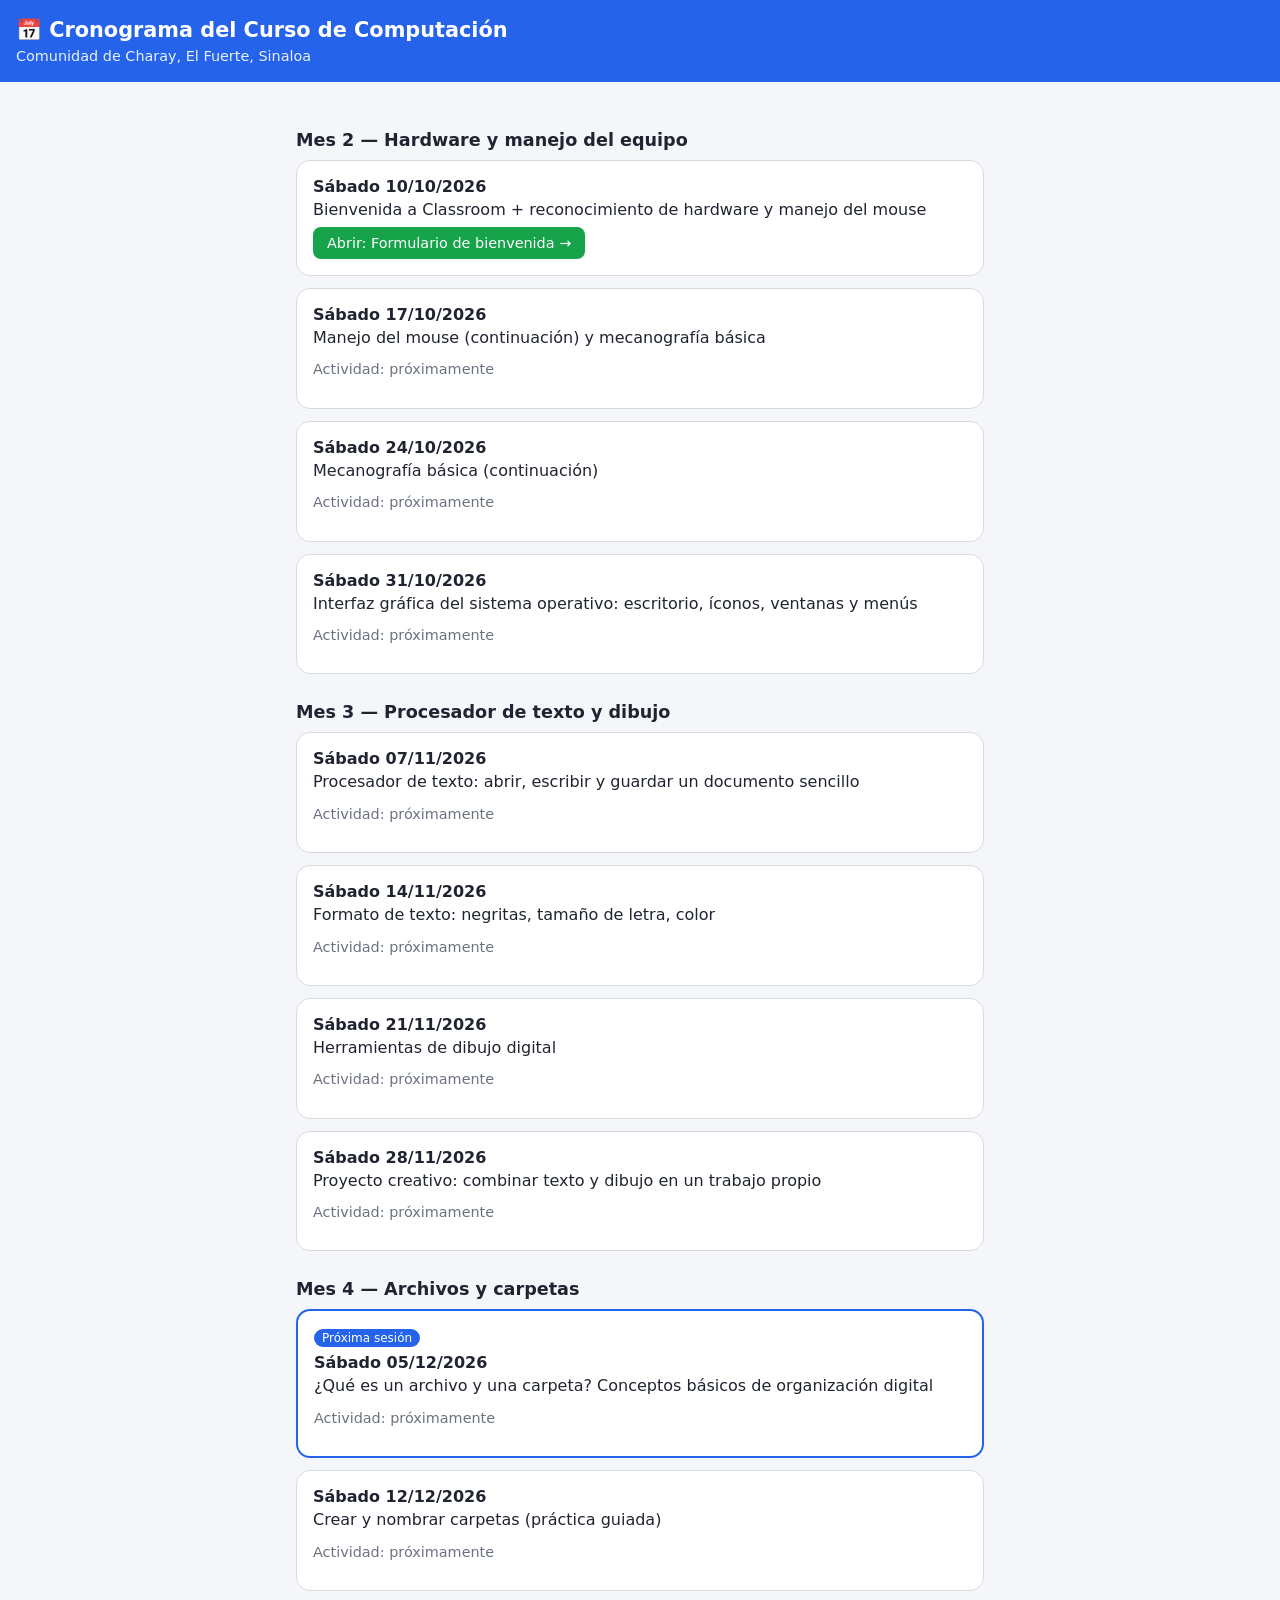
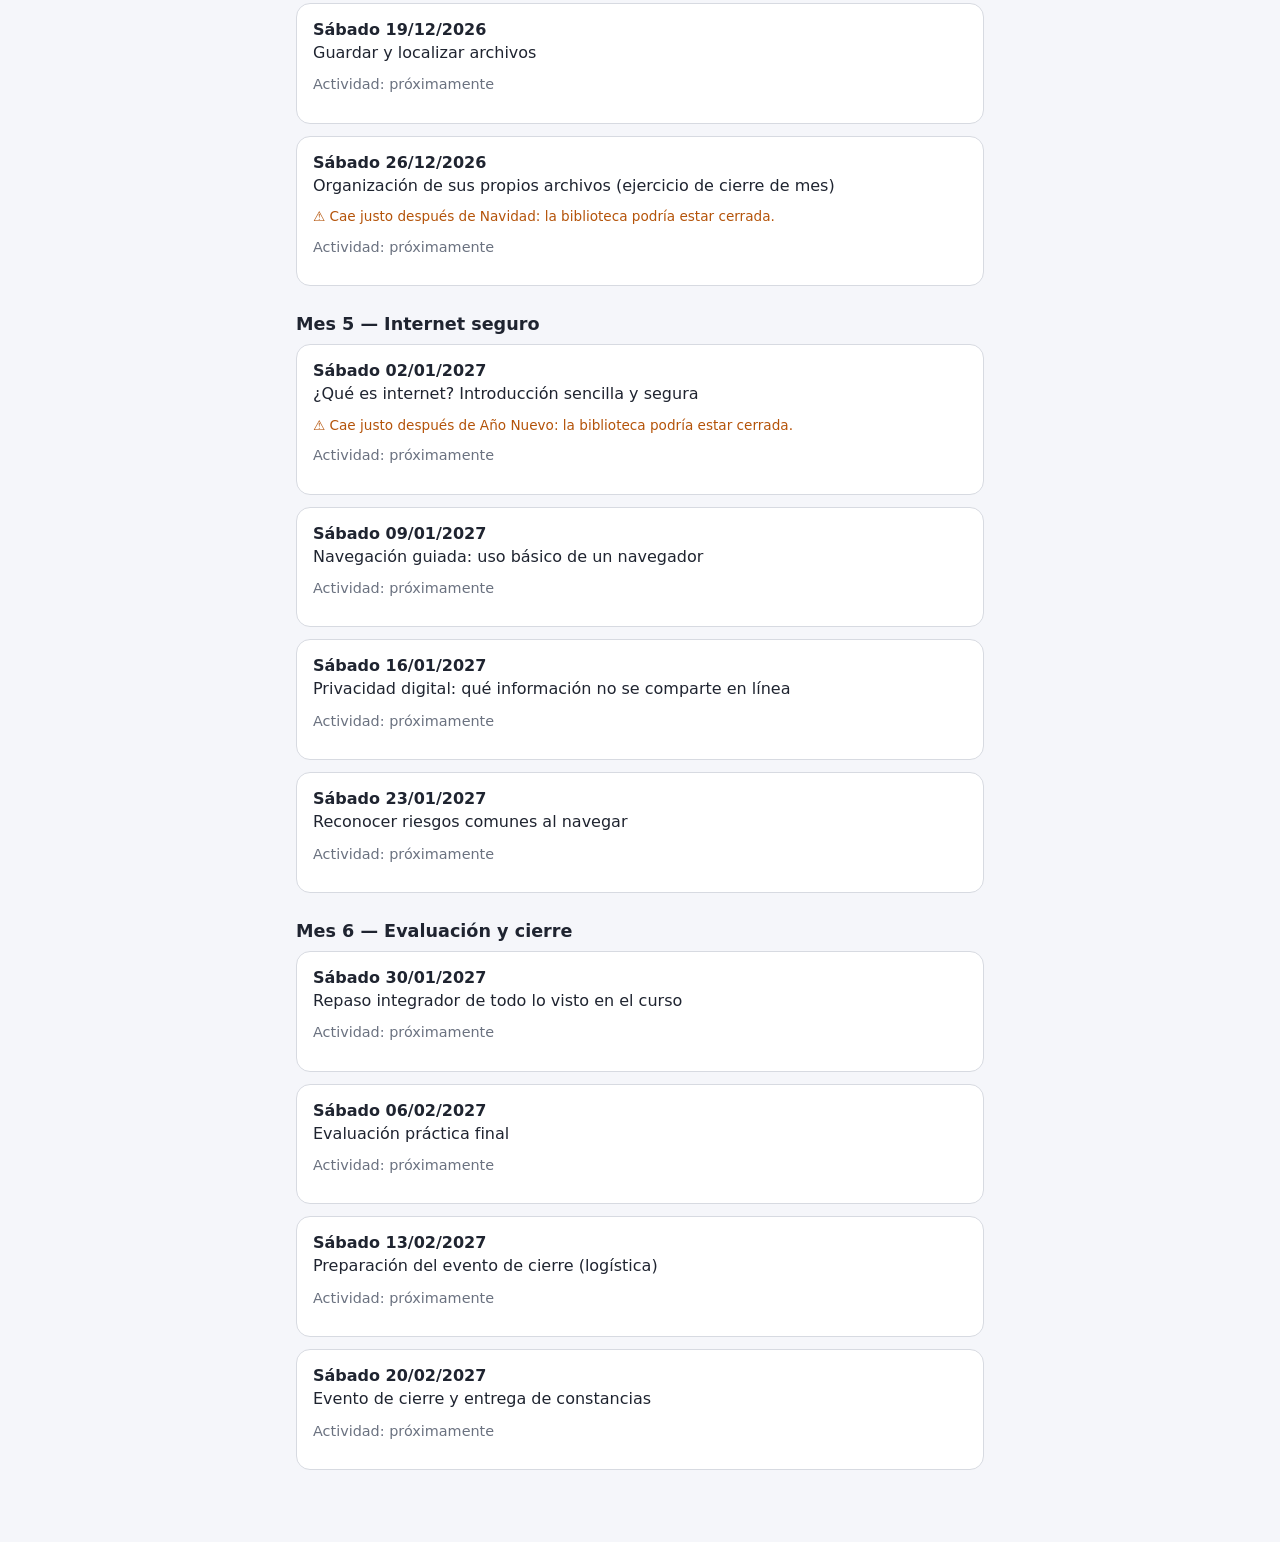
<file: index.html>
<!DOCTYPE html>
<html lang="es">
<head>
<meta charset="UTF-8">
<meta name="viewport" content="width=device-width, initial-scale=1, viewport-fit=cover">
<title>Cronograma del Curso - Charay</title>
<style>
:root{--bg:#f5f6fa;--fg:#1f2430;--card:#ffffff;--accent:#2563eb;--accent2:#16a34a;--warn:#b45309;--muted:#6b7280;--border:#d7dae1;--radius:14px;}
@media (prefers-color-scheme: dark){:root:not([data-theme="light"]){--bg:#15181f;--fg:#e8eaf0;--card:#1f2430;--border:#333a47;--muted:#9aa2b1;}}
:root[data-theme="dark"]{--bg:#15181f;--fg:#e8eaf0;--card:#1f2430;--border:#333a47;--muted:#9aa2b1;}
*{box-sizing:border-box;}
html{scroll-padding-top:env(safe-area-inset-top,0px);}
body{margin:0;font-family:system-ui,Arial,sans-serif;background:var(--bg);color:var(--fg);padding-top:env(safe-area-inset-top,0px);padding-bottom:env(safe-area-inset-bottom,0px);}
header{background:var(--accent);color:#fff;padding:18px 16px;padding-top:calc(18px + env(safe-area-inset-top,0px));}
header h1{margin:0;font-size:1.3rem;}
header p{margin:6px 0 0;opacity:.9;font-size:.9rem;}
main{max-width:720px;margin:0 auto;padding:20px 16px 60px;}
.mes-title{margin:28px 0 10px;font-size:1.1rem;}
.card{background:var(--card);border:1px solid var(--border);border-radius:var(--radius);padding:16px;margin-bottom:12px;}
.card.current{border-color:var(--accent);border-width:2px;}
.badge{display:inline-block;background:var(--accent);color:#fff;font-size:.75rem;padding:2px 8px;border-radius:12px;margin-bottom:6px;}
.fecha{font-weight:bold;}
.tema{margin:4px 0 8px;color:var(--fg);}
.nota{color:var(--warn);font-size:.85rem;margin-bottom:8px;}
.act-link{display:inline-block;background:var(--accent2);color:#fff;text-decoration:none;padding:8px 14px;border-radius:8px;font-size:.9rem;}
.act-empty{color:var(--muted);font-size:.9rem;}
.admin-row{margin-top:8px;display:flex;gap:8px;}
.btn-sm{background:none;border:1px solid var(--border);color:var(--fg);padding:5px 10px;border-radius:6px;font-size:.8rem;cursor:pointer;}
</style>
</head>
<body>
<header>
  <h1>📅 Cronograma del Curso de Computación</h1>
  <p>Comunidad de Charay, El Fuerte, Sinaloa</p>
</header>
<main id="main"></main>

<script id="data">
const MESES = [
{nombre:"Mes 2 — Hardware y manejo del equipo",semanas:[
 {fecha:"Sábado 10/10/2026",tema:"Bienvenida a Classroom + reconocimiento de hardware y manejo del mouse",actividad:{titulo:"Formulario de bienvenida",link:"https://docs.google.com/forms/d/e/1FAIpQLSdWBDYnIZasiakjgyYVONYbMbOEVOoEJxNK1hOkCO_RuNppww/viewform?usp=header"}},
 {fecha:"Sábado 17/10/2026",tema:"Manejo del mouse (continuación) y mecanografía básica",actividad:null},
 {fecha:"Sábado 24/10/2026",tema:"Mecanografía básica (continuación)",actividad:null},
 {fecha:"Sábado 31/10/2026",tema:"Interfaz gráfica del sistema operativo: escritorio, íconos, ventanas y menús",actividad:null}
]},
{nombre:"Mes 3 — Procesador de texto y dibujo",semanas:[
 {fecha:"Sábado 07/11/2026",tema:"Procesador de texto: abrir, escribir y guardar un documento sencillo",actividad:null},
 {fecha:"Sábado 14/11/2026",tema:"Formato de texto: negritas, tamaño de letra, color",actividad:null},
 {fecha:"Sábado 21/11/2026",tema:"Herramientas de dibujo digital",actividad:null},
 {fecha:"Sábado 28/11/2026",tema:"Proyecto creativo: combinar texto y dibujo en un trabajo propio",actividad:null}
]},
{nombre:"Mes 4 — Archivos y carpetas",semanas:[
 {fecha:"Sábado 05/12/2026",tema:"¿Qué es un archivo y una carpeta? Conceptos básicos de organización digital",actividad:null},
 {fecha:"Sábado 12/12/2026",tema:"Crear y nombrar carpetas (práctica guiada)",actividad:null},
 {fecha:"Sábado 19/12/2026",tema:"Guardar y localizar archivos",actividad:null},
 {fecha:"Sábado 26/12/2026",tema:"Organización de sus propios archivos (ejercicio de cierre de mes)",nota:"Cae justo después de Navidad: la biblioteca podría estar cerrada.",actividad:null}
]},
{nombre:"Mes 5 — Internet seguro",semanas:[
 {fecha:"Sábado 02/01/2027",tema:"¿Qué es internet? Introducción sencilla y segura",nota:"Cae justo después de Año Nuevo: la biblioteca podría estar cerrada.",actividad:null},
 {fecha:"Sábado 09/01/2027",tema:"Navegación guiada: uso básico de un navegador",actividad:null},
 {fecha:"Sábado 16/01/2027",tema:"Privacidad digital: qué información no se comparte en línea",actividad:null},
 {fecha:"Sábado 23/01/2027",tema:"Reconocer riesgos comunes al navegar",actividad:null}
]},
{nombre:"Mes 6 — Evaluación y cierre",semanas:[
 {fecha:"Sábado 30/01/2027",tema:"Repaso integrador de todo lo visto en el curso",actividad:null},
 {fecha:"Sábado 06/02/2027",tema:"Evaluación práctica final",actividad:null},
 {fecha:"Sábado 13/02/2027",tema:"Preparación del evento de cierre (logística)",actividad:null},
 {fecha:"Sábado 20/02/2027",tema:"Evento de cierre y entrega de constancias",actividad:null}
]}
];
</script>
<script>
let canEdit = false;

function parseFecha(f){
  const m = f.match(/(\d{2})\/(\d{2})\/(\d{4})/);
  return new Date(Number(m[3]), Number(m[2])-1, Number(m[1]));
}

function render(){
  const today = new Date(); today.setHours(0,0,0,0);
  let currentMarked = false;
  const main = document.getElementById('main');
  main.innerHTML = '';
  MESES.forEach((mes, mi)=>{
    const h = document.createElement('h2'); h.className='mes-title'; h.textContent = mes.nombre;
    main.appendChild(h);
    mes.semanas.forEach((sem, si)=>{
      const card = document.createElement('div'); card.className='card';
      const d = parseFecha(sem.fecha);
      if(!currentMarked && d >= today){ card.classList.add('current'); currentMarked = true; }
      let html = '';
      if(card.classList.contains('current')) html += '<span class="badge">Próxima sesión</span><br>';
      html += '<span class="fecha">'+sem.fecha+'</span><p class="tema">'+sem.tema+'</p>';
      if(sem.nota) html += '<p class="nota">⚠️ '+sem.nota+'</p>';
      if(sem.actividad) html += '<a class="act-link" href="'+sem.actividad.link+'" target="_blank" rel="noopener">Abrir: '+sem.actividad.titulo+' →</a>';
      else html += '<p class="act-empty">Actividad: próximamente</p>';
      if(canEdit){
        html += '<div class="admin-row">';
        html += '<button class="btn-sm" onclick="editActivity('+mi+','+si+')">'+(sem.actividad?'Editar actividad':'Agregar actividad')+'</button>';
        if(sem.actividad) html += '<button class="btn-sm" onclick="removeActivity('+mi+','+si+')">Quitar</button>';
        html += '</div>';
      }
      card.innerHTML = html;
      main.appendChild(card);
    });
  });
}

function editActivity(mi, si){
  const sem = MESES[mi].semanas[si];
  const titulo = prompt('Título de la actividad:', sem.actividad ? sem.actividad.titulo : '');
  if(titulo === null) return;
  const link = prompt('Enlace de la actividad (URL):', sem.actividad ? sem.actividad.link : '');
  if(link === null) return;
  sem.actividad = (titulo.trim() || link.trim()) ? {titulo: titulo.trim(), link: link.trim()} : null;
  saveAndPublish();
}

function removeActivity(mi, si){
  if(!confirm('¿Quitar esta actividad?')) return;
  MESES[mi].semanas[si].actividad = null;
  saveAndPublish();
}

function buildFullHTML(){
  document.getElementById('data').textContent = '\nconst MESES = ' + JSON.stringify(MESES) + ';\n';
  return '<!DOCTYPE html>\n' + document.documentElement.outerHTML;
}

async function saveAndPublish(){
  render();
  const art = await claude.use('artifact').catch(()=>null);
  if(!art){ alert('No se pudo guardar: no tienes permiso de edición en esta vista.'); return; }
  try{ await art.publish(buildFullHTML()); }
  catch(e){ alert('No se pudo guardar el cambio. Intenta de nuevo.'); }
}

(async function init(){
  try{
    const user = await claude.use('user');
    canEdit = !!(user && user.canEdit && user.canEdit());
  }catch(e){ canEdit = false; }
  render();
})();
</script>
</body>
</html>
</file>
